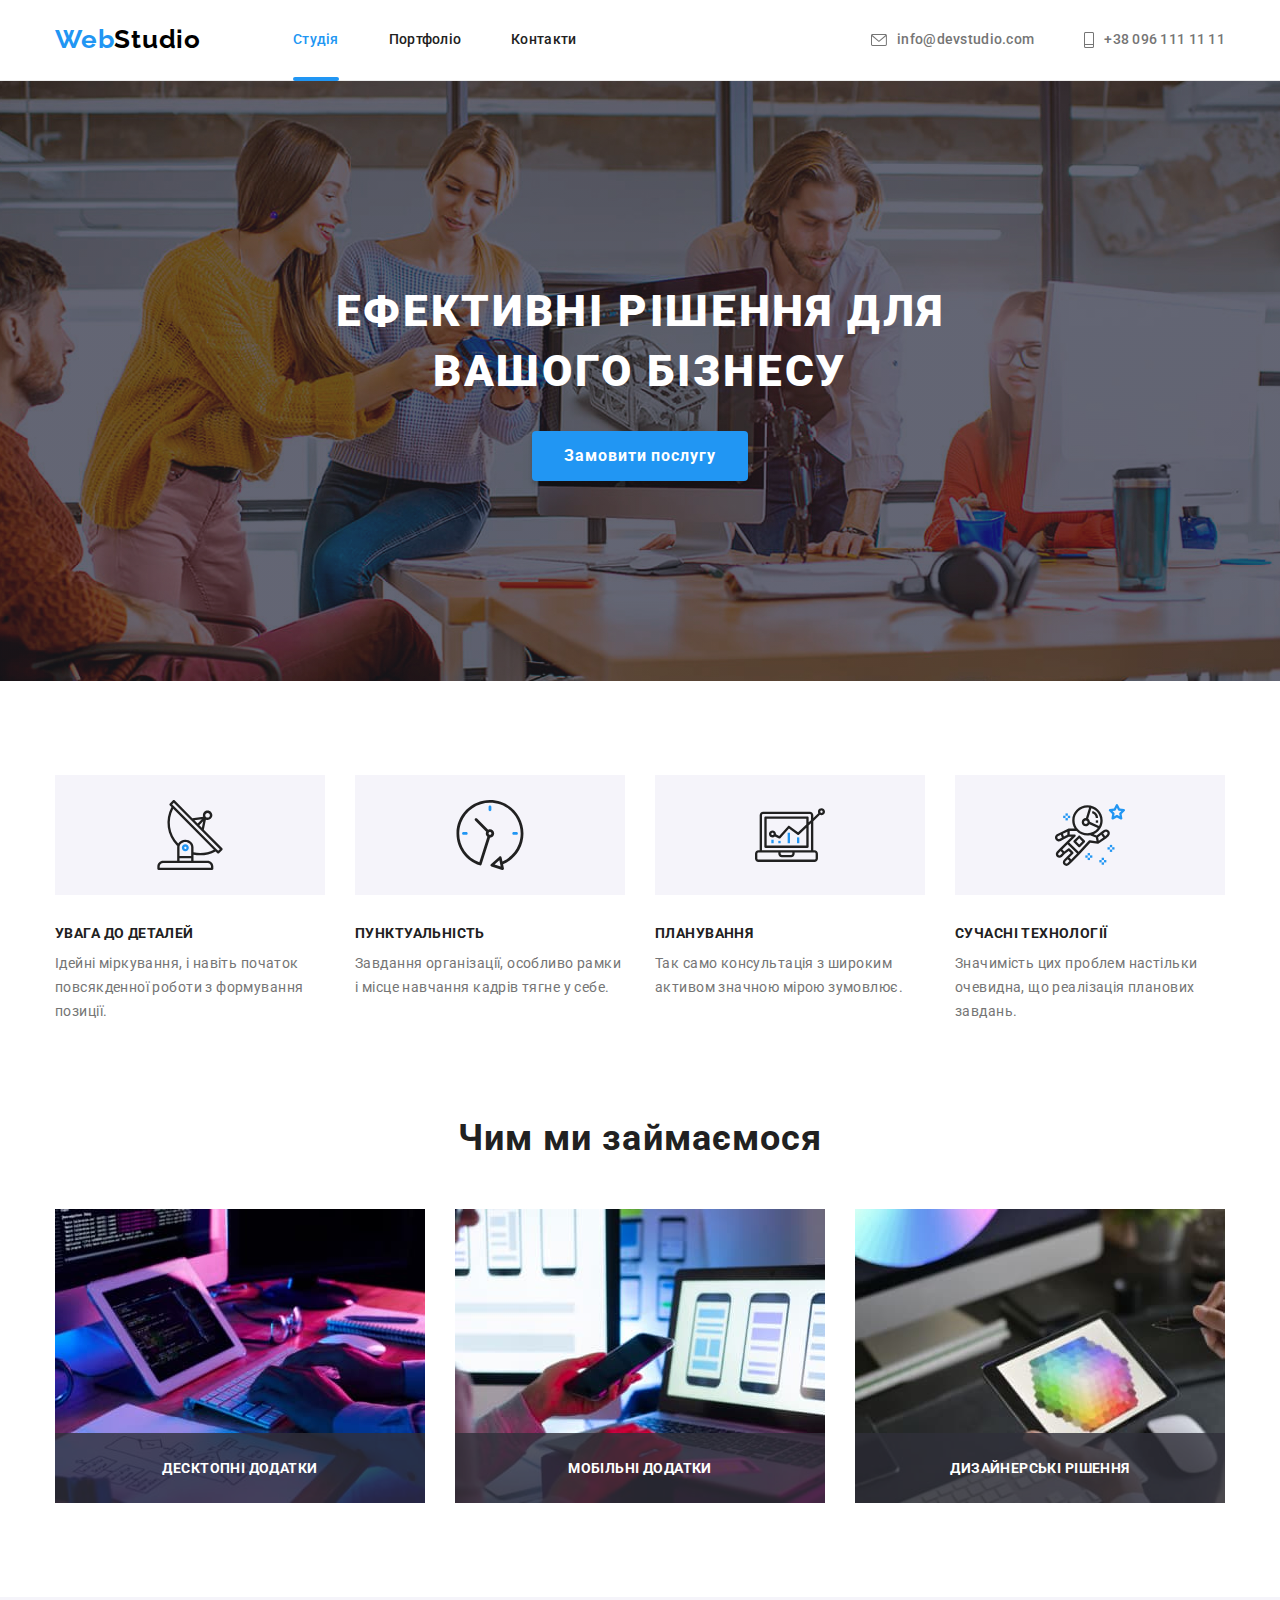
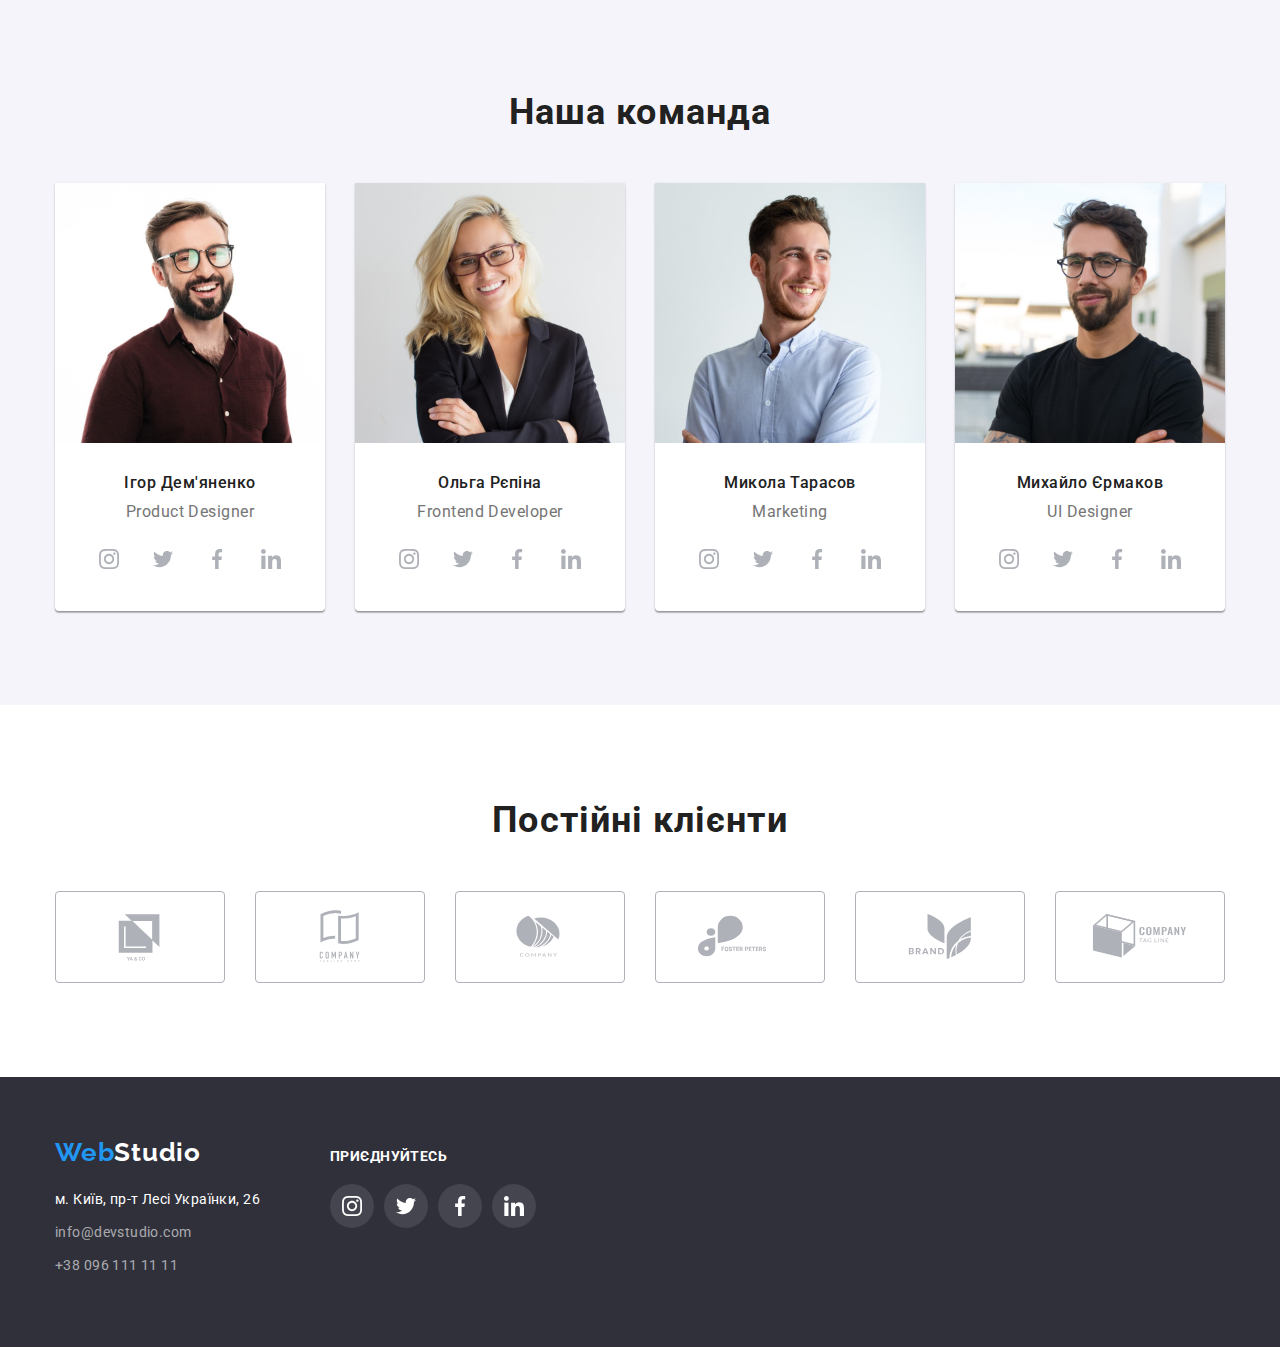
<file: index.html>
<!DOCTYPE html>
<html lang="uk">
  <head>
    <meta charset="UTF-8">
    <meta http-equiv="X-UA-Compatible" content="IE=edge">
    <meta name="viewport" content="width=device-width, initial-scale=1.0">
    <title>Студія</title>
    <link rel="preconnect" href="https://fonts.googleapis.com">
    <link rel="preconnect" href="https://fonts.gstatic.com" crossorigin>
    <link href="https://fonts.googleapis.com/css2?family=Raleway:wght@700&family=Roboto:wght@400;500;700;900&display=swap" rel="stylesheet">
    <link rel="stylesheet" href="https://cdnjs.cloudflare.com/ajax/libs/modern-normalize/1.1.0/modern-normalize.min.css">
    <link rel="stylesheet" href="./css/styles.css">
  </head>
  <body>
    <header class="header">
      <div class="container">
        <div class="navigation-contact">
          <nav class="header-nav">
            <a class="header-nav-logo link" href="./index.html"
              >Web<span class="header-nav-logos">Studio</span></a>
            <ul class="header-nav-list list">
              <li class="header-nav-item">
                <a class="header-nav-link current link" href="./index.html"
                  >Студія</a>
              </li>
              <li class="header-nav-item">
                <a class="header-nav-link link" href="./portfolio.html"
                  >Портфоліо</a>
              </li>
              <li class="header-nav-item">
                <a class="header-nav-link link" href="#">Контакти</a>
              </li>
            </ul>
          </nav>
          <ul class="header-contact-list list">
            <li class="header-contact-item">
              <a
                class="header-contact-link link"
                href="mailto:info@devstudio.com"
              >
                <svg class="contact-icon" width="16px" height="12px">
                  <use href="./images/icons.svg#icon-mail"></use>
                </svg>
                info@devstudio.com</a>
            </li>
            <li class="header-contact-item">
              <a class="header-contact-link link" href="tel:+380961111111">
                <svg class="contact-icon" width="10px" height="16px">
                  <use href="./images/icons.svg#icon-tel"></use>
                </svg>
                +38 096 111 11 11</a>
            </li>
          </ul>
        </div>
      </div>
    </header>
    <main>
      <section class="hero">
        <div class="container">
          <h1 class="hero-title">Ефективні рішення для вашого бізнесу</h1>
          <button data-modal-open class="hero-btn btn-text" type="button">
            Замовити послугу
          </button>
        </div>
      </section>
      <section class="possibility">
        <div class="container">
          <!--треба приховати заголовок для цієї секції -->
          <h2 class="visually-hidden">Наші можливості</h2>
          <!--саме цей -->
          <ul class="possibility-list list">
            <li class="possibility-item icon-antenna">
              <h3 class="possibility-item-title">УВАГА ДО ДЕТАЛЕЙ</h3>
              <p class="possibility-text">
                Ідейні міркування, і навіть початок повсякденної роботи з
                формування позиції.
              </p>
            </li>
            <li class="possibility-item icon-clock">
              <h3 class="possibility-item-title">ПУНКТУАЛЬНІСТЬ</h3>
              <p class="possibility-text">
                Завдання організації, особливо рамки і місце навчання кадрів
                тягне у себе.
              </p>
            </li>
            <li class="possibility-item icon-diagram">
              <h3 class="possibility-item-title">ПЛАНУВАННЯ</h3>
              <p class="possibility-text">
                Так само консультація з широким активом значною мірою зумовлює.
              </p>
            </li>
            <li class="possibility-item icon-astronaut">
              <h3 class="possibility-item-title">СУЧАСНІ ТЕХНОЛОГІЇ</h3>
              <p class="possibility-text">
                Значимість цих проблем настільки очевидна, що реалізація
                планових завдань.
              </p>
            </li>
          </ul>
        </div>
      </section>
      <section class="work">
        <div class="container">
          <h2 class="work-title">Чим ми займаємося</h2>
          <ul class="work-list list">
            <li class="work-item">
              <img class="work-icon" src="images/codding.jpg" alt="Кодування" width="370">
              <p class="work-icon-text">
                ДЕСКТОПНІ ДОДАТКИ
              </p>
            </li>
            <li class="work-item">
              <img class="work-icon" src="images/design.jpg" alt="Дизайн" width="370">
              <p class="work-icon-text">
                МОБІЛЬНІ ДОДАТКИ
              </p>
            </li>
            <li class="work-item">
              <img class="work-icon" src="images/coloripad.jpg" alt="Вибір кольору" width="370">
              <p class="work-icon-text">
                ДИЗАЙНЕРСЬКІ РІШЕННЯ
              </p>
            </li>
          </ul>
        </div>
      </section>
      <section class="team">
        <div class="container">
          <h2 class="team-title">Наша команда</h2>
          <ul class="team-list list">
            <li class="team-card">
              <img class="team-icon" src="images/ihor.jpg" alt="Ігор" width="270">
              <div class="team-box">
                <h3 class="team-item">Ігор Дем'яненко</h3>
                <p class="team-text">Product Designer</p>
                <ul class="social-list list">
                  <li class="social-item">
                    <a class="social-link" href="">
                      <svg class="social-icon" width="20" height="20">
                        <use href="./images/icons.svg#icon-instagram"></use>
                      </svg>
                    </a>
                  </li>
                  <li class="social-item">
                    <a class="social-link" href="">
                      <svg class="social-icon" width="20" height="20">
                        <use href="./images/icons.svg#icon-twitter"></use>
                      </svg>
                    </a>
                  </li>
                  <li class="social-item">
                    <a class="social-link" href="">
                      <svg class="social-icon" width="20" height="20">
                        <use href="./images/icons.svg#icon-facebook"></use>
                      </svg>
                    </a>
                  </li>
                  <li class="social-item">
                    <a class="social-link" href="">
                      <svg class="social-icon" width="20" height="20">
                        <use href="./images/icons.svg#icon-linkedin"></use>
                      </svg>
                    </a>
                  </li>
                </ul>
              </div>
            </li>
            <li class="team-card">
              <img class="team-icon" src="images/olha.jpg" alt="Ольга" width="270">
              <div class="team-box">
                <h3 class="team-item">Ольга Рєпіна</h3>
                <p class="team-text">Frontend Developer</p>
                <ul class="social-list list">
                  <li class="social-item">
                    <a class="social-link" href="">
                      <svg class="social-icon" width="20" height="20">
                        <use href="./images/icons.svg#icon-instagram"></use>
                      </svg>
                    </a>
                  </li>
                  <li class="social-item">
                    <a class="social-link" href="">
                      <svg class="social-icon" width="20" height="20">
                        <use href="./images/icons.svg#icon-twitter"></use>
                      </svg>
                    </a>
                  </li>
                  <li class="social-item">
                    <a class="social-link" href="">
                      <svg class="social-icon" width="20" height="20">
                        <use href="./images/icons.svg#icon-facebook"></use>
                      </svg>
                    </a>
                  </li>
                  <li class="social-item">
                    <a class="social-link" href="">
                      <svg class="social-icon" width="20" height="20">
                        <use href="./images/icons.svg#icon-linkedin"></use>
                      </svg>
                    </a>
                  </li>
                </ul>
              </div>
            </li>
            <li class="team-card">
              <img class="team-icon" src="images/mykola.jpg" alt="Микола" width="270">
              <div class="team-box">
                <h3 class="team-item">Микола Тарасов</h3>
                <p class="team-text">Marketing</p>
                <ul class="social-list list">
                  <li class="social-item">
                    <a class="social-link" href="">
                      <svg class="social-icon" width="20" height="20">
                        <use href="./images/icons.svg#icon-instagram"></use>
                      </svg>
                    </a>
                  </li>
                  <li class="social-item">
                    <a class="social-link" href="">
                      <svg class="social-icon" width="20" height="20">
                        <use href="./images/icons.svg#icon-twitter"></use>
                      </svg>
                    </a>
                  </li>
                  <li class="social-item">
                    <a class="social-link" href="">
                      <svg class="social-icon" width="20" height="20">
                        <use href="./images/icons.svg#icon-facebook"></use>
                      </svg>
                    </a>
                  </li>
                  <li class="social-item">
                    <a class="social-link" href="">
                      <svg class="social-icon" width="20" height="20">
                        <use href="./images/icons.svg#icon-linkedin"></use>
                      </svg>
                    </a>
                  </li>
                </ul>
              </div>
            </li>
            <li class="team-card">
              <img class="team-icon" src="images/myhailo.jpg" alt="Михайло" width="270">
              <div class="team-box">
                <h3 class="team-item">Михайло Єрмаков</h3>
                <p class="team-text">UI Designer</p>
                <ul class="social-list list">
                  <li class="social-item">
                    <a class="social-link" href="">
                      <svg class="social-icon" width="20" height="20">
                        <use href="./images/icons.svg#icon-instagram"></use>
                      </svg>
                    </a>
                  </li>
                  <li class="social-item">
                    <a class="social-link" href="">
                      <svg class="social-icon" width="20" height="20">
                        <use href="./images/icons.svg#icon-twitter"></use>
                      </svg>
                    </a>
                  </li>
                  <li class="social-item">
                    <a class="social-link" href="">
                      <svg class="social-icon" width="20" height="20">
                        <use href="./images/icons.svg#icon-facebook"></use>
                      </svg>
                    </a>
                  </li> 
                  <li class="social-item">
                    <a class="social-link" href="">
                      <svg class="social-icon" width="20" height="20">
                        <use href="./images/icons.svg#icon-linkedin"></use>
                      </svg>
                    </a>
                  </li>
                </ul>
              </div>
            </li>
          </ul>
        </div>
      </section>
      <section class="clients">
        <div class="container">
          <h2 class="clients-title">Постійні клієнти</h2>
          <ul class="clients-list list">
            <li class="clients-item">
              <a class="clients-link" href="">
                <svg class="clients-icon" width="106" height="60">
                  <use href="./images/icons.svg#icon-client1"></use>
                </svg>
              </a>
            </li>
            <li class="clients-item">
              <a class="clients-link" href="">
                <svg class="clients-icon" width="106" height="60">
                  <use href="./images/icons.svg#icon-client2"></use>
                </svg>
              </a>
            </li>
            <li class="clients-item">
              <a class="clients-link" href="">
                <svg class="clients-icon" width="106" height="60">
                  <use href="./images/icons.svg#icon-client3"></use>
                </svg>
              </a>
            </li>
            <li class="clients-item">
              <a class="clients-link" href="">
                <svg class="clients-icon" width="106" height="60">
                  <use href="./images/icons.svg#icon-client4"></use>
                </svg>
              </a>
            </li>
            <li class="clients-item">
              <a class="clients-link" href="">
                <svg class="clients-icon" width="106" height="60">
                  <use href="./images/icons.svg#icon-client5"></use>
                </svg>
              </a>
            </li>
            <li class="clients-item">
              <a class="clients-link" href="">
                <svg class="clients-icon" width="106" height="60">
                  <use href="./images/icons.svg#icon-client6"></use>
                </svg>
              </a>
            </li>
          </ul>
        </div>
      </section>
    </main>
    <footer class="footer">
      <div class="container container-footer">
        <div class="main-footer">
          <a class="footer-logo link" href="./index.html"
            >Web<span class="footer-logos">Studio</span></a>
          <address>
            <ul class="footer-address-list list">
              <li class="footer-address-item">
                <a
                  class="footer-address-map link"
                  href="https://goo.gl/maps/SFuVJCe8wq69EAfA6"
                  target="_blank"
                  rel="noopener noreferrer nofollow"
                  >м. Київ, пр-т Лесі Українки, 26</a
                >
              </li>
              <li class="footer-address-item">
                <a
                  class="footer-address-link link"
                  href="mailto:info@devstudio.com"
                  >info@devstudio.com</a>
              </li>
              <li class="footer-address-item">
                <a class="footer-address-link link" href="tel:+380961111111"
                  >+38 096 111 11 11</a>
              </li>
            </ul>
          </address>
        </div>
        <div class="social-footer">
          <!--треба приховати заголовок для цієї секції -->
          <h2 class="visually-hidden">Наші можливості</h2>
          <!--саме цей -->
          <h3 class="social-footer-title">ПРИЄДНУЙТЕСЬ</h3>
          <ul class="social-footer-list list">
            <li class="social-footer-item">
              <a class="social-footer-link" href="">
                <svg class="social-footer-icon" width="20" height="20">
                  <use href="./images/icons.svg#icon-instagram"></use>
                </svg>
              </a>
            </li>
            <li class="social-footer-item">
              <a class="social-footer-link" href="">
                <svg class="social-footer-icon" width="20" height="20">
                  <use href="./images/icons.svg#icon-twitter"></use>
                </svg>
              </a>
            </li>
            <li class="social-footer-item">
              <a class="social-footer-link" href="">
                <svg class="social-footer-icon" width="20" height="20">
                  <use href="./images/icons.svg#icon-facebook"></use>
                </svg>
              </a>
            </li>
            <li class="social-footer-item">
              <a class="social-footer-link" href="">
                <svg class="social-footer-icon" width="20" height="20">
                  <use href="./images/icons.svg#icon-linkedin"></use>
                </svg>
              </a>
            </li>
          </ul>
        </div>
      </div>
    </footer>
    <div class="overlay-modal is-hidden" data-modal>
      <div class="modal"> 
      <div class="modal-close">
        <button data-modal-close class="modal-close-btn" type="button">
          <svg class="modal-close-icon" width="11" height="11">
            <use href="./images/icons.svg#icon-close"></use>
          </svg>
        </button>
      </div>
    </div>
    </div>
      <script src="./js/modal.js"></script>
  </body>
</html>
</file>
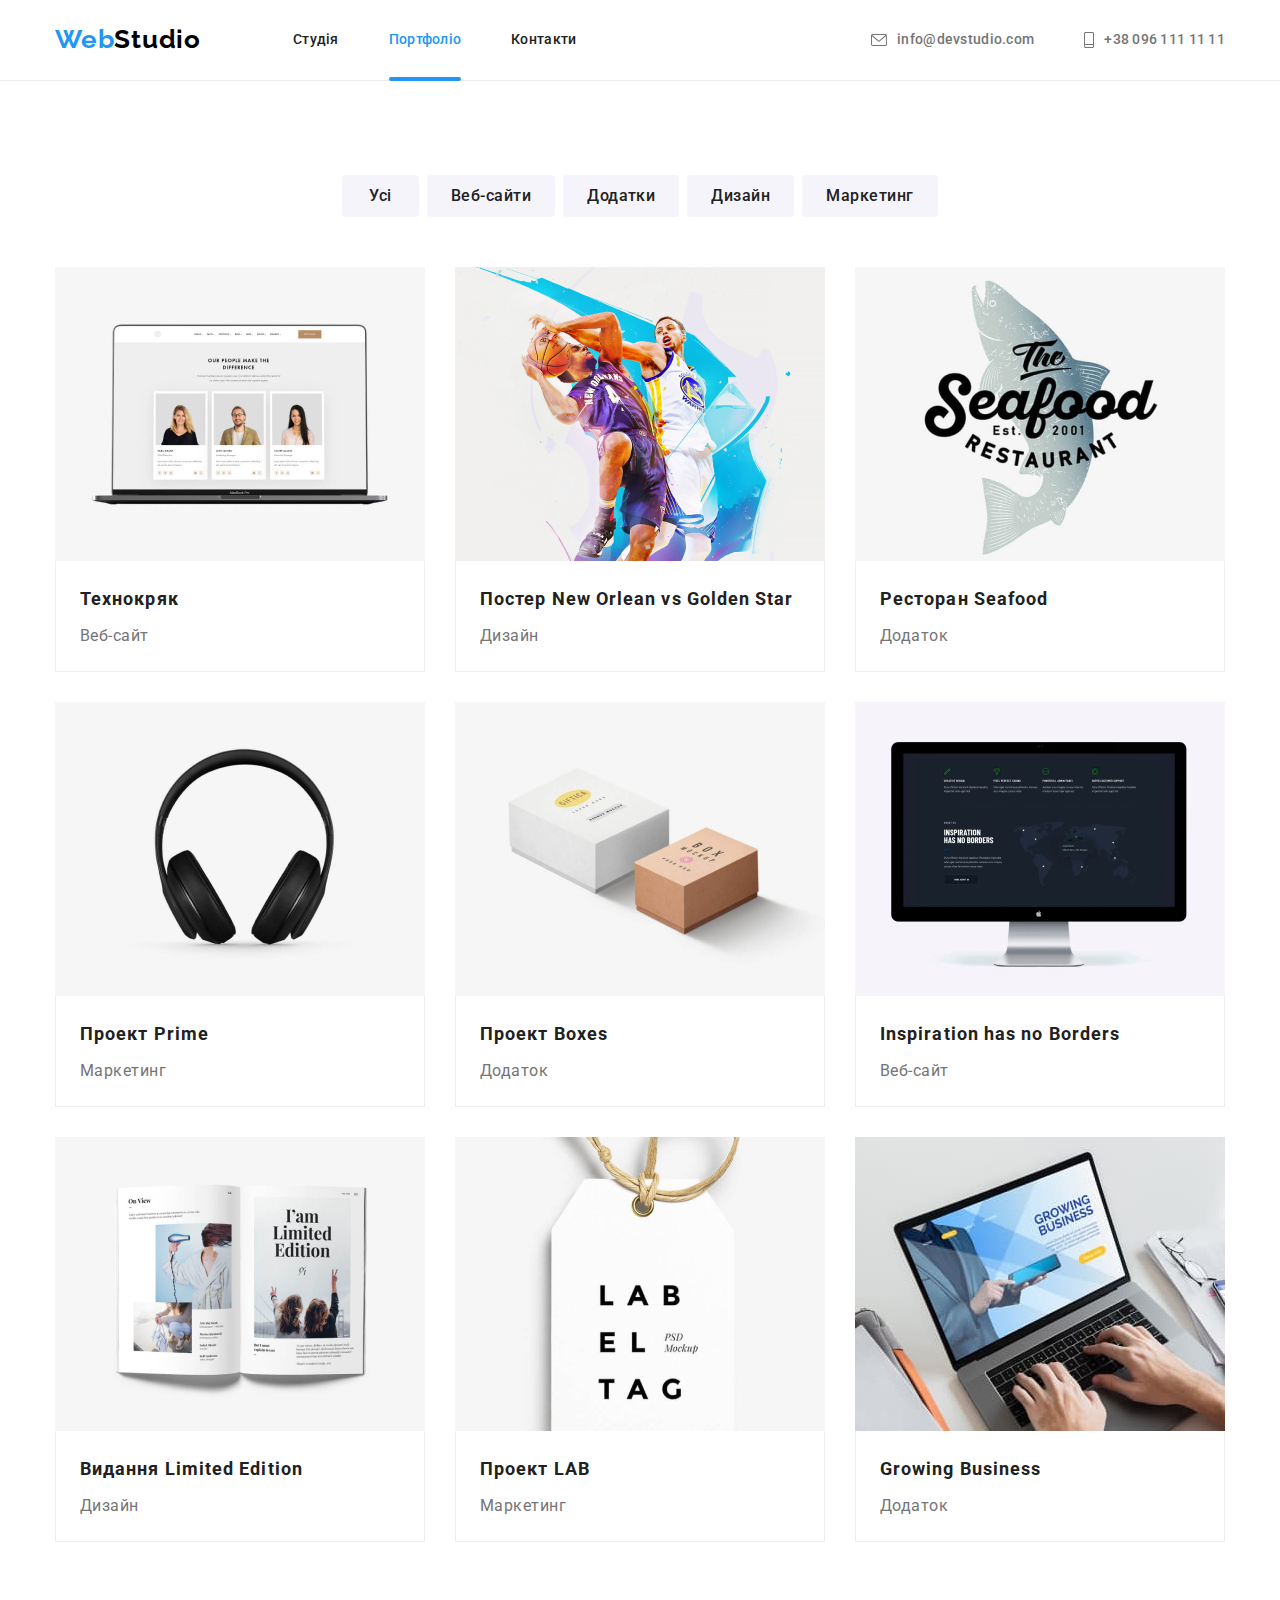
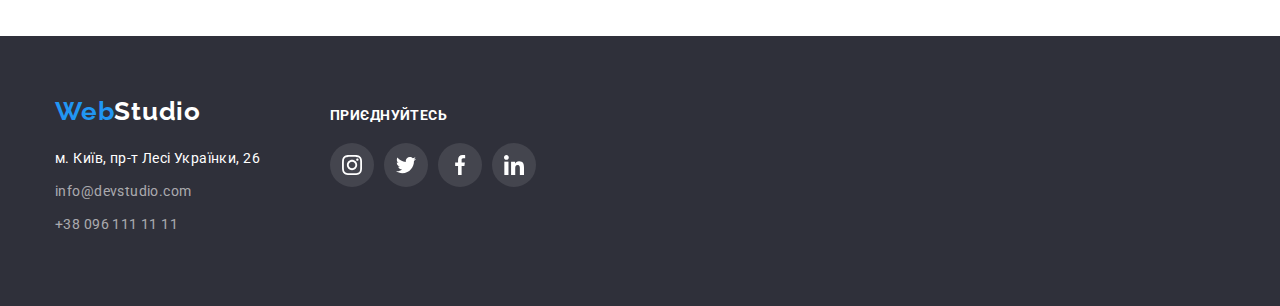
<file: portfolio.html>
<!DOCTYPE html>
<html lang="uk">
  <head>
    <meta charset="UTF-8">
    <meta http-equiv="X-UA-Compatible" content="IE=edge">
    <meta name="viewport" content="width=device-width, initial-scale=1.0">
    <title>Студія</title>
    <link rel="preconnect" href="https://fonts.googleapis.com">
    <link rel="preconnect" href="https://fonts.gstatic.com" crossorigin>
    <link href="https://fonts.googleapis.com/css2?family=Raleway:wght@700&family=Roboto:wght@400;500;700;900&display=swap" rel="stylesheet">
    <link rel="stylesheet" href="https://cdnjs.cloudflare.com/ajax/libs/modern-normalize/1.1.0/modern-normalize.min.css">
    <link rel="stylesheet" href="./css/styles.css">
  </head>
  <body>
    <header class="header">
      <div class="container">
        <div class="navigation-contact">
          <nav class="header-nav">
            <a class="header-nav-logo link" href="./index.html"
              >Web<span class="header-nav-logos">Studio</span></a
            >
            <ul class="header-nav-list list">
              <li class="header-nav-item">
                <a class="header-nav-link link" href="./index.html">Студія</a>
              </li>
              <li class="header-nav-item">
                <a class="header-nav-link current link" href="./portfolio.html"
                  >Портфоліо</a
                >
              </li>
              <li class="header-nav-item">
                <a class="header-nav-link link" href="#">Контакти</a>
              </li>
            </ul>
          </nav>
          <ul class="header-contact-list list">
            <li class="header-contact-item">
              <a
                class="header-contact-link link"
                href="mailto:info@devstudio.com"
              >
                <svg class="contact-icon" width="16px" height="12px">
                  <use href="./images/icons.svg#icon-mail"></use>
                </svg>
                info@devstudio.com</a
              >
            </li>
            <li class="header-contact-item">
              <a class="header-contact-link link" href="tel:+380961111111">
                <svg class="contact-icon" width="10px" height="16px">
                  <use href="./images/icons.svg#icon-tel"></use>
                </svg>
                +38 096 111 11 11</a
              >
            </li>
          </ul>
        </div>
      </div>
    </header>
    <main>
      <section class="cross">
        <div class="container">
          <!--треба приховати заголовок для цієї секції -->
          <h1 class="visually-hidden">Портфоліо</h1>
          <!--саме цей -->
          <ul class="cross-list list">
            <li class="cross-item">
              <button class="cross-btn cross-btn-all" type="button">Усі</button>
            </li>
            <li class="cross-item">
              <button class="cross-btn" type="button">Веб-сайти</button>
            </li>
            <li class="cross-item">
              <button class="cross-btn" type="button">Додатки</button>
            </li>
            <li class="cross-item">
              <button class="cross-btn" type="button">Дизайн</button>
            </li>
            <li class="cross-item">
              <button class="cross-btn" type="button">Маркетинг</button>
            </li>
          </ul>
          <ul class="portfolio-list list">
            <li class="portfolio-item">
              <a class="portfolio-link link" href="#">
                <div class="portfolio-box">
                  <img class="portfolio-img" src="images/technokryak.jpg" alt="laptop" width="370">
                  <div class="overlay-portfolio">
                    <p class="overlay-text">
                      Ресурс пропонує комплексні пропозиції з різними рівнем
                      функціоналу та сервісів. Все це дозволить відвідувачу
                      отримати вичерпі відомості про компанію чи приватну особу.
                    </p>
                  </div>
                </div>
                <div class="portfolio-bo">
                  <h2 class="portfolio-card-title">Технокряк</h2>
                  <p class="portfolio-text">Веб-сайт</p>
                </div>
              </a>
            </li>
            <li class="portfolio-item">
              <a class="portfolio-link link" href="#">
                <div class="portfolio-box">
                  <img class="portfolio-img" src="images/neworleangoldenstar.jpg" alt="basketball" width="370">
                  <div class="overlay-portfolio">
                    <p class="overlay-text">
                      Ресурс пропонує комплексні пропозиції з різними рівнем
                      функціоналу та сервісів. Все це дозволить відвідувачу
                      отримати вичерпі відомості про компанію чи приватну особу.
                    </p>
                  </div>
                </div>
                <div class="portfolio-bo">
                  <h2 class="portfolio-card-title">
                    Постер New Orlean vs Golden Star
                  </h2>
                  <p class="portfolio-text">Дизайн</p>
                </div>
              </a>
            </li>
            <li class="portfolio-item">
              <a class="portfolio-link link" href="#">
                <div class="portfolio-box">
                  <img class="portfolio-img" src="images/seafood.jpg" alt="seafood" width="370">
                  <div class="overlay-portfolio">
                    <p class="overlay-text">
                      Ресурс пропонує комплексні пропозиції з різними рівнем
                      функціоналу та сервісів. Все це дозволить відвідувачу
                      отримати вичерпі відомості про компанію чи приватну особу.
                    </p>
                  </div>
                </div>
                <div class="portfolio-bo">
                  <h2 class="portfolio-card-title">Ресторан Seafood</h2>
                  <p class="portfolio-text">Додаток</p>
                </div>
              </a>
            </li> 
            <li class="portfolio-item">
              <a class="portfolio-link link" href="#">
                <div class="portfolio-box">
                  <img class="portfolio-img" src="images/prime.jpg" alt="headphone" width="370">
                  <div class="overlay-portfolio">
                    <p class="overlay-text">
                      Ресурс пропонує комплексні пропозиції з різними рівнем
                      функціоналу та сервісів. Все це дозволить відвідувачу
                      отримати вичерпі відомості про компанію чи приватну особу.
                    </p>
                  </div>
                </div>
                <div class="portfolio-bo">
                  <h2 class="portfolio-card-title">Проект Prime</h2>
                  <p class="portfolio-text">Маркетинг</p>
                </div>
              </a>
            </li>
            <li class="portfolio-item">
              <a class="portfolio-link link" href="#">
                <div class="portfolio-box">
                  <img class="portfolio-img" src="images/boxes.jpg" alt="boxes" width="370">
                  <div class="overlay-portfolio">
                    <p class="overlay-text">
                      Ресурс пропонує комплексні пропозиції з різними рівнем
                      функціоналу та сервісів. Все це дозволить відвідувачу
                      отримати вичерпі відомості про компанію чи приватну особу.
                    </p>
                  </div>
                </div>
                <div class="portfolio-bo">
                  <h2 class="portfolio-card-title">Проект Boxes</h2>
                  <p class="portfolio-text">Додаток</p>
                </div>
              </a>
            </li>
            <li class="portfolio-item">
              <a class="portfolio-link link" href="#">
                <div class="portfolio-box">
                  <img class="portfolio-img" src="images/inspirationhasnoborders.jpg" alt="monitor" width="370">
                  <div class="overlay-portfolio">
                    <p class="overlay-text">
                      Ресурс пропонує комплексні пропозиції з різними рівнем
                      функціоналу та сервісів. Все це дозволить відвідувачу
                      отримати вичерпі відомості про компанію чи приватну особу.
                    </p>
                  </div>
                </div>
                <div class="portfolio-bo">
                  <h2 class="portfolio-card-title">
                    Inspiration has no Borders
                  </h2>
                  <p class="portfolio-text">Веб-сайт</p>
                </div>
              </a>
            </li>
            <li class="portfolio-item">
              <a class="portfolio-link link" href="#">
                <div class="portfolio-box">
                  <img class="portfolio-img" src="images/limitededition.jpg" alt="book" width="370">
                  <div class="overlay-portfolio">
                    <p class="overlay-text">
                      Ресурс пропонує комплексні пропозиції з різними рівнем
                      функціоналу та сервісів. Все це дозволить відвідувачу
                      отримати вичерпі відомості про компанію чи приватну особу.
                    </p>
                  </div>
                </div>
                <div class="portfolio-bo">
                  <h2 class="portfolio-card-title">Видання Limited Edition</h2>
                  <p class="portfolio-text">Дизайн</p>
                </div>
              </a>
            </li>
            <li class="portfolio-item">
              <a class="portfolio-link link" href="#">
                <div class="portfolio-box">
                  <img class="portfolio-img" src="images/lab.jpg" alt="labeltag" width="370">
                  <div class="overlay-portfolio">
                    <p class="overlay-text">
                      Ресурс пропонує комплексні пропозиції з різними рівнем
                      функціоналу та сервісів. Все це дозволить відвідувачу
                      отримати вичерпі відомості про компанію чи приватну особу.
                    </p>
                  </div>
                </div>
                <div class="portfolio-bo">
                  <h2 class="portfolio-card-title">Проект LAB</h2>
                  <p class="portfolio-text">Маркетинг</p>
                </div>
              </a>
            </li>
            <li class="portfolio-item">
              <a class="portfolio-link link" href="#">
                <div class="portfolio-box">
                  <img class="portfolio-img" src="images/growingbusiness.jpg" alt="coding" width="370">
                  <div class="overlay-portfolio">
                    <p class="overlay-text">
                      Ресурс пропонує комплексні пропозиції з різними рівнем
                      функціоналу та сервісів. Все це дозволить відвідувачу
                      отримати вичерпі відомості про компанію чи приватну особу.
                    </p>
                  </div>
                </div>
                <div class="portfolio-bo">
                  <h2 class="portfolio-card-title">Growing Business</h2>
                  <p class="portfolio-text">Додаток</p>
                </div>
              </a>
            </li>
          </ul>
        </div>
      </section>
    </main>
    <footer class="footer">
      <div class="container container-footer">
        <div class="main-footer">
          <a class="footer-logo link" href="./index.html"
            >Web<span class="footer-logos">Studio</span></a>
          <address>
            <ul class="footer-address-list list">
              <li class="footer-address-item">
                <a
                  class="footer-address-map link"
                  href="https://goo.gl/maps/SFuVJCe8wq69EAfA6"
                  target="_blank"
                  rel="noopener noreferrer nofollow"
                  >м. Київ, пр-т Лесі Українки, 26</a>
              </li>
              <li class="footer-address-item">
                <a
                  class="footer-address-link link"
                  href="mailto:info@devstudio.com"
                  >info@devstudio.com</a>
              </li>
              <li class="footer-address-item">
                <a class="footer-address-link link" href="tel:+380961111111"
                  >+38 096 111 11 11</a>
              </li>
            </ul>
          </address>
        </div>
        <div class="social-footer">
          <!--треба приховати заголовок для цієї секції -->
          <h2 class="visually-hidden">Наші можливості</h2>
          <!--саме цей -->
          <h3 class="social-footer-title">ПРИЄДНУЙТЕСЬ</h3>
          <ul class="social-footer-list list">
            <li class="social-footer-item">
              <a class="social-footer-link" href="">
                <svg class="social-footer-icon" width="20" height="20">
                  <use href="./images/icons.svg#icon-instagram"></use>
                </svg>
              </a>
            </li>
            <li class="social-footer-item">
              <a class="social-footer-link" href="">
                <svg class="social-footer-icon" width="20" height="20">
                  <use href="./images/icons.svg#icon-twitter"></use>
                </svg>
              </a>
            </li>
            <li class="social-footer-item">
              <a class="social-footer-link" href="">
                <svg class="social-footer-icon" width="20" height="20">
                  <use href="./images/icons.svg#icon-facebook"></use>
                </svg>
              </a>
            </li>
            <li class="social-footer-item">
              <a class="social-footer-link" href="">
                <svg class="social-footer-icon" width="20" height="20">
                  <use href="./images/icons.svg#icon-linkedin"></use>
                </svg>
              </a>
            </li>
          </ul>
        </div>
      </div>
    </footer>
  </body>
</html>
</file>
<file: css/styles.css>
:root {
  --primary-accent-color: #2196f3;
  --primary-title-color: #212121;
  --primary-bg-color: #ffffff;
  --primary-bg--color: #f5f5f5;
  --light-bg-color: #f5f4fa;
  --dark-bg-color: #2f303a;
  --color-address: rgba(255, 255, 255, 0.6);
  --primary-text-color: #757575;
  --svg-color-primary: #afb1b8;
}

/* reset basic styles*/

html {
  box-sizing: border-box;
}

h1,
h2,
h3,
h4,
p {
  margin-top: 0;
  margin-bottom: 0;
}

ul,
ol {
  margin-top: 0;
  margin-bottom: 0;
  padding-left: 0;
}

.link {
  text-decoration: none;
}

*,
*::before,
*::after {
  box-sizing: inherit;
}

.list {
  list-style: none;
}

img {
  display: block;
}

body {
  font-family: "Roboto", sans-serif;
  color: var(--primary-text-color);
  background-color: var(--primary-bg-color);
}

.container {
  margin: 0 auto;
  width: 1200px;
  padding: 0 15px;
}

.container-footer {
  display: flex;
  align-items: baseline;
}

.list {
  list-style: none;
}

.link {
  text-decoration: none;
}

/*H-E-A-D-E-R*/

.header {
  border-bottom: 1px solid #ececec;
}

.navigation-contact {
  display: flex;
  justify-content: space-between;
  align-items: center;
}
.header-nav {
  display: flex;
  justify-content: flex-start;
  gap: 93px;
  align-items: center;
}

.header-nav-logo {
  display: inline-block;
  font-family: "Raleway", sans-serif;
  font-weight: 700;
  font-size: 26px;
  line-height: calc(31 / 26);
  letter-spacing: 0.03em;
  color: var(--primary-accent-color);
  width: 145px;
  padding-top: 24px;
  padding-bottom: 25px;
}

.header-nav-logos {
  color: #000000;
}

.header-nav-list {
  display: flex;
  justify-content: flex-start;
  gap: 50px;
}

/*.header-nav-item {
}*/

.header-nav-link {
  position: relative;
  display: block;
  font-weight: 500;
  font-size: 14px;
  line-height: 1.14;
  letter-spacing: 0.02em;
  color: var(--primary-title-color);
  padding: 32px 0;
  transition-property: color;
  transition-duration: 250ms;
  transition-timing-function: cubic-bezier(0.4, 0, 0.2, 1);
}

.current::after {
  position: absolute;
  left: 0;
  bottom: -1px;
  width: 100%;
  margin-top: 28px;
  display: block;
  content: "";
  background: #2196f3;
  border-radius: 2px;
  height: 4px;
}

.header-nav-list .header-nav-link.current {
  color: var(--primary-accent-color);
}

.header-nav-link:hover,
.header-nav-link:focus {
  color: var(--primary-accent-color);
}

.header-contact-list {
  margin-left: auto;
  display: flex;
  gap: 50px;
  align-items: center;
}

.header-contact-link:hover .contact-icon,
.header-contact-link:focus .contact-icon {
  fill: var(--primary-accent-color);
}

/* .header-contact-item {
} */

.header-contact-link {
  display: flex;
  align-items: center;
  font-weight: 500;
  font-size: 14px;
  line-height: 1.14;
  letter-spacing: 0.02em;
  color: var(--primary-text-color);
  padding: 32px 0;
  transition-property: color;
  transition-duration: 250ms;
  transition-timing-function: cubic-bezier(0.4, 0, 0.2, 1);
}

.header-contact-link:hover,
.header-contact-link:focus {
  color: var(--primary-accent-color);
}

.contact-icon {
  fill: currentColor;
  margin-right: 10px;
  transition-property: fill;
  transition-duration: 250ms;
  transition-timing-function: cubic-bezier(0.4, 0, 0.2, 1);
}

/*M-A-I-N*/

.hero {
  background: #c4c4c4;
  background-image: linear-gradient(
      rgba(47, 48, 58, 0.4),
      rgba(47, 48, 58, 0.4)
    ),
    url(../images/hero.jpg);
  background-size: cover;
  padding: 200px 0;
  text-align: center;
  height: 600px;
  max-width: 1600px;
  margin-left: auto;
  margin-right: auto;
  background-repeat: no-repeat;
  background-size: cover;
  background-position: center;
}

.hero-title {
  font-weight: 900;
  font-size: 44px;
  line-height: calc(60 / 44);
  text-align: center;
  letter-spacing: 0.06em;
  text-transform: uppercase;
  color: var(--primary-bg-color);
  margin-bottom: 30px;
  margin-left: auto;
  margin-right: auto;
  max-width: 696px;
}

.hero-btn {
  /*boton*/
  background: var(--primary-accent-color);
  box-shadow: 0px 4px 4px rgba(0, 0, 0, 0.15);
  border-radius: 4px;
  border: none;
  cursor: pointer;
  padding: 10px 32px;
  border-color: transparent;
  transition-property: background;
  transition-duration: 250ms;
  transition-timing-function: cubic-bezier(0.4, 0, 0.2, 1);
}

.hero-btn:hover,
.hero-btn:focus {
  background: #188ce8;
}

.btn-text {
  /*boton text*/
  font-family: inherit;
  font-style: normal;
  font-weight: 700;
  font-size: 16px;
  line-height: calc(30 / 16);
  text-align: center;
  letter-spacing: 0.06em;
  color: var(--primary-bg-color);
}

.possibility {
  padding-top: 94px;
}

/*.possibility-title {
}*/

.visually-hidden {
  position: absolute;
  white-space: nowrap;
  width: 1px;
  height: 1px;
  overflow: hidden;
  border: 0;
  padding: 0;
  clip: rect(0 0 0 0);
  clip-path: inset(50%);
  margin: -1px;
}

.possibility-list {
  display: flex;
  justify-content: space-between;
}

.possibility-item {
  width: 270px;
}

.possibility-item::before {
  display: block;
  content: "";
  height: 120px;
  background-size: contain;
  background-repeat: no-repeat;
  background-position: center;
  background-color: var(--light-bg-color);
}

.icon-antenna::before {
  background-image: url(../images/icons/antenna.svg);
  background-size: 70px 70px;
}

.icon-clock::before {
  background-image: url(../images/icons/clock.svg);
  background-size: 70px 70px;
}

.icon-diagram::before {
  background-image: url(../images/icons/diagram.svg);
  background-size: 70px 70px;
}

.icon-astronaut::before {
  background-image: url(../images/icons/astronaut.svg);
  background-size: 70px 70px;
}

.possibility-item-title {
  margin-top: 30px;
  font-weight: 700;
  font-size: 14px;
  line-height: calc(16 / 14);
  letter-spacing: 0.03em;
  text-transform: uppercase;
  color: var(--primary-title-color);
  margin-bottom: 10px;
}

.possibility-text {
  font-size: 14px;
  line-height: calc(24 / 14);
  letter-spacing: 0.03em;
  color: var(--primary-text-color);
}

/* .possibility-icon {
} */

.work {
  padding: 94px 0;
}

.work-title {
  font-weight: 700;
  font-size: 36px;
  line-height: calc(42 / 36);
  text-align: center;
  letter-spacing: 0.03em;
  color: var(--primary-title-color);
  margin-bottom: 50px;
}

.work-list {
  display: flex;
  justify-content: space-between;
  position: relative;
}

/*.work-item {
}

.work-icon {
}*/

.work-icon-text {
  position: absolute;
  bottom: 0;
  width: 370px;
  height: 70px;
  font-family: "Roboto";
  font-style: normal;
  font-weight: 700;
  font-size: 14px;
  line-height: calc(16 / 14);
  text-align: center;
  letter-spacing: 0.03em;
  color: var(--primary-bg-color);
  padding: 27px;
  background: rgba(47, 48, 58, 0.8);
}

.team {
  background: var(--light-bg-color);
  padding: 94px 0;
}

.team-title {
  font-family: inherit;
  font-weight: 700;
  font-size: 36px;
  line-height: calc(42 / 36);
  text-align: center;
  letter-spacing: 0.03em;
  color: var(--primary-title-color);
  margin-bottom: 50px;
}

.team-list {
  display: flex;
  justify-content: space-between;
}

.team-card {
  background: var(--primary-bg-color);
  box-shadow: 0px 1px 3px rgba(0, 0, 0, 0.12), 0px 1px 1px rgba(0, 0, 0, 0.14),
    0px 2px 1px rgba(0, 0, 0, 0.2);
  border-radius: 0px 0px 4px 4px;
}

/*.team-icon {
}*/

.team-item {
  font-weight: 500;
  font-size: 16px;
  line-height: calc(19 / 16);
  text-align: center;
  letter-spacing: 0.03em;
  color: var(--primary-title-color);
  margin-bottom: 10px;
}

.team-box {
  padding: 30px 32px;
}

.team-text {
  font-size: 16px;
  line-height: calc(19 / 16);
  text-align: center;
  letter-spacing: 0.03em;
  color: var(--primary-text-color);
  margin-bottom: 16px;
}

.social-list {
  display: flex;
  justify-content: center;
  gap: 10px;
}

/* .social-item {
} */

.social-link {
  display: flex;
  align-content: center;
  justify-content: center;
  align-items: center;
  border-radius: 50%;
  height: 44px;
  width: 44px;
  transition-property: background;
  transition-duration: 250ms;
  transition-timing-function: cubic-bezier(0.4, 0, 0.2, 1);
}

.social-link:hover,
.social-link:focus {
  background-color: var(--primary-accent-color);
}

.social-link:hover .social-icon,
.social-link:focus .social-icon {
  fill: var(--primary-bg-color);
}
.social-icon {
  fill: var(--svg-color-primary);
  transition-property: fill;
  transition-duration: 250ms;
  transition-timing-function: cubic-bezier(0.4, 0, 0.2, 1);
}

.clients {
  padding: 94px 0;
}

.clients-title {
  font-weight: 700;
  font-size: 36px;
  line-height: calc(42 / 36);
  text-align: center;
  letter-spacing: 0.03em;
  color: var(--primary-title-color);
  margin-bottom: 50px;
}

.clients-list {
  display: flex;
  justify-content: space-between;
}

/* .clients-item {
} */

.clients-link {
  display: flex;
  align-content: center;
  justify-content: center;
  align-items: center;
  width: 170px;
  height: 92px;
  border: 1px solid #afb1b8;
  border-radius: 4px;
  fill: var(--svg-color-primary);
  transition-property: border-color;
  transition-duration: 250ms;
  transition-timing-function: cubic-bezier(0.4, 0, 0.2,1);
}

.clients-link:hover,
.clients-link:focus {
  border-color: var(--primary-accent-color);
}

.clients-icon {
  fill: var(---svg-color-primary);
  transition-property: fill;
  transition-duration: 250ms;
  transition-timing-function: cubic-bezier(0.4, 0, 0.2, 1);
}

.clients-link:hover .clients-icon,
.clients-link:focus .clients-icon {
  fill: var(--primary-accent-color);
}

/*F-O-O-T-E-R*/

.footer {
  background: var(--dark-bg-color);
  padding: 60px 0;
  border-bottom: 1px;
}

.footer-logo {
  display: block;
  font-family: "Raleway", sans-serif;
  font-style: normal;
  font-weight: 700;
  font-size: 26px;
  line-height: calc(31 / 26);
  letter-spacing: 0.03em;
  color: var(--primary-accent-color);
  margin-bottom: 20px;
}

.footer-logos {
  color: var(--primary-bg-color);
}

/*.footer-address-list {
/* } */

.footer-address-item {
  margin-bottom: 9px;
}

.footer-address-map {
  font-style: normal;
  font-size: 14px;
  line-height: 1.71;
  letter-spacing: 0.03em;
  color: var(--primary-bg-color);
  transition-property: color;
  transition-duration: 250ms;
  transition-timing-function: cubic-bezier(0.4, 0, 0.2, 1);
}

.footer-address-link {
  font-style: normal;
  font-size: 14px;
  line-height: 1.71;
  letter-spacing: 0.03em;
  color: var(--color-address);
  transition-property: color;
  transition-duration: 250ms;
  transition-timing-function: cubic-bezier(0.4, 0, 0.2, 1);
}

.footer-address-map:hover,
.footer-address-map:focus,
.footer-address-link:hover,
.footer-address-link:focus {
  color: var(--primary-accent-color);
}

.social-footer {
  margin-left: 70px;
}

.social-footer-title {
  font-family: "Roboto";
  font-style: normal;
  font-weight: 700;
  font-size: 14px;
  line-height: 16px;
  letter-spacing: 0.03em;
  color: var(--primary-bg-color);
  margin-bottom: 20px;
}

.social-footer-list {
  display: flex;
  gap: 10px;
  justify-content: space-between;
}

/* .social-footer-item {
} */

.social-footer-link {
  display: flex;
  align-content: center;
  justify-content: center;
  align-items: center;
  border-radius: 50%;
  height: 44px;
  width: 44px;
  background-color: rgba(255, 255, 255, 0.1);
  transition-property: background-color;
  transition-duration: 250ms;
  transition-timing-function: cubic-bezier(0.4, 0, 0.2, 1);
}

.social-footer-link:hover,
.social-footer-link:focus {
  background-color: var(--primary-accent-color);
}

.social-footer-link:hover .social-footer-icon,
.social-footer-link:focus .social-footer-icon {
  fill: var(--primary-bg-color);
}

.social-footer-icon {
  fill: var(--primary-bg-color);
  transition-property: fill;
  transition-duration: 250ms;
  transition-timing-function: cubic-bezier(0.4, 0, 0.2, 1);
}

/*----PORTFOLIO.html----*/
/*---M-A-I-N-portfolio*/

.cross {
  padding: 94px 0;
}

/*.cross-title {
}*/

.cross-list {
  display: flex;
  justify-content: center;
  gap: 8px;
  margin-bottom: 50px;
}

/*.cross-item {
}*/

.cross-btn {
  font-family: inherit;
  font-style: normal;
  font-weight: 500;
  font-size: 16px;
  line-height: calc(26 / 16);
  text-align: center;
  letter-spacing: 0.03em;
  color: var(--primary-title-color);
  background-color: var(--light-bg-color);
  border-radius: 4px;
  border-color: transparent;
  cursor: pointer;
  padding: 6px 22px;
  transition-property: color, background-color, box-shadow;
  transition-duration: 250ms;
  transition-timing-function: cubic-bezier(0.4, 0, 0.2, 1);
}

.cross-btn-all {
  padding: 6px 25px;
}

.cross-btn:hover,
.cross-btn:focus {
  color: var(--primary-bg-color);
  background-color: var(--primary-accent-color);
  box-shadow: 0px 3px 1px rgba(0, 0, 0, 0.1), 0px 1px 2px rgba(0, 0, 0, 0.08),
    0px 2px 2px rgba(0, 0, 0, 0.12);
}

/*.portfolio {
}*/

.portfolio-title {
  color: var(--primary-title-color);
  opacity: 0;
}

.portfolio-list {
  display: flex;
  flex-wrap: wrap;
  gap: 30px;
}

.portfolio-link {
  display: block;
  transition-property: box-shadow;
  transition-duration: 250ms;
  transition-timing-function: cubic-bezier(0.4, 0, 0.2, 1);
}

.portfolio-link:hover,
.portfolio-link:focus {
  box-shadow: 0px 1px 1px rgba(0, 0, 0, 0.12), 0px 4px 4px rgba(0, 0, 0, 0.06),
    1px 4px 6px rgba(0, 0, 0, 0.16);
}

.portfolio-bo {
  padding: 20px 24px;
  border-right-width: 1px;
  border-right-style: solid;
  border-right-color: #eeeeee;
  border-bottom-width: 1px;
  border-bottom-style: solid;
  border-bottom-color: #eeeeee;
  border-left-width: 1px;
  border-left-style: solid;
  border-left-color: #eeeeee;
}

.portfolio-item {
  background: var(--primary-bg-color);
}

/* .portfolio-img {
} */

.portfolio-card-title {
  font-weight: 700;
  font-size: 18px;
  line-height: calc(36 / 18);
  letter-spacing: 0.06em;
  color: var(--primary-title-color);
  margin-bottom: 4px;
}

.portfolio-text {
  font-size: 16px;
  line-height: calc(30 / 16);
  letter-spacing: 0.03em;
  color: var(--primary-text-color);
  flex-basis: auto;
}

.portfolio-box {
  position: relative;
  overflow: hidden;
}

.overlay-portfolio {
  position: absolute;
  top: 0;
  left: 0;
  width: 100%;
  height: 100%;
  transform: translateY(100%);
  background: rgba(33, 150, 243, 0.9);
  transition-property: transform;
  transition-duration: 250ms;
  transition-timing-function: cubic-bezier(0.4, 0, 0.2, 1);
}

.portfolio-item:hover .overlay-portfolio {
  transform: translateY(0);
}

.overlay-text {
  padding: 63px 24px;
  width: 322px;
  font-family: "Roboto";
  font-style: normal;
  font-weight: 400;
  font-size: 18px;
  line-height: calc(28 / 18);
  letter-spacing: 0.03em;
  color: var(--primary-bg-color);
}

/*M-O-D-A-L  W-I-N-D-O-W*/

.overlay-modal {
  position: fixed;
  top: 0;
  left: 0;
  width: 100%;
  height: 100%;
  background-color: rgba(0, 0, 0, 0.2);
  transition-property: background-color, visibility, opacity;
  transition-duration: 250ms;
  transition-timing-function: cubic-bezier(0.4, 0, 0.2, 1);
}

.modal {
  position: absolute;
  top: 50%;
  left: 50%;
  width: 528px;
  height: 581px;
  transform: translate(-50%, -50%) scale(1);
  opacity: 1;
  transition-property: transform;
  transition-duration: 250ms;
  transition-timing-function: cubic-bezier(0.4, 0, 0.2, 1);
}

.is-hidden {
  visibility: none;
  opacity: 0;
  pointer-events: none;
}

.modal.is-hidden .modal-close{
  transform: translate(-50%, -50%) scale(0.5);
  transition-property: transform;
  transition-duration: 250ms;
  transition-timing-function: cubic-bezier(0.4, 0, 0.2, 1);
}

.modal-close {
  position: absolute;
  top: 50%;
  left: 50%;
  min-height: 581px;
  min-width: 528px;
  background-color: var(--primary-bg-color);
  transform: translate(-50%, -50%) scale(1);
  transition-property: transform, background-color;
  transition-duration: 250ms;
  transition-timing-function: cubic-bezier(0.4, 0, 0.2, 1);
}

.modal-close-btn {
  cursor: pointer;
  position: absolute;
  top: 8px;
  right: 8px;
  border-radius: 50%;
  background-color: var(--primary-bg-color);
  height: 30px;
  width: 30px;
  border: 1px solid  rgba(0, 0, 0, 0.1);
  transition-property: background-color;
  transition-duration: 250ms;
  transition-timing-function: cubic-bezier(0.4, 0, 0.2, 1);
}
</file>
